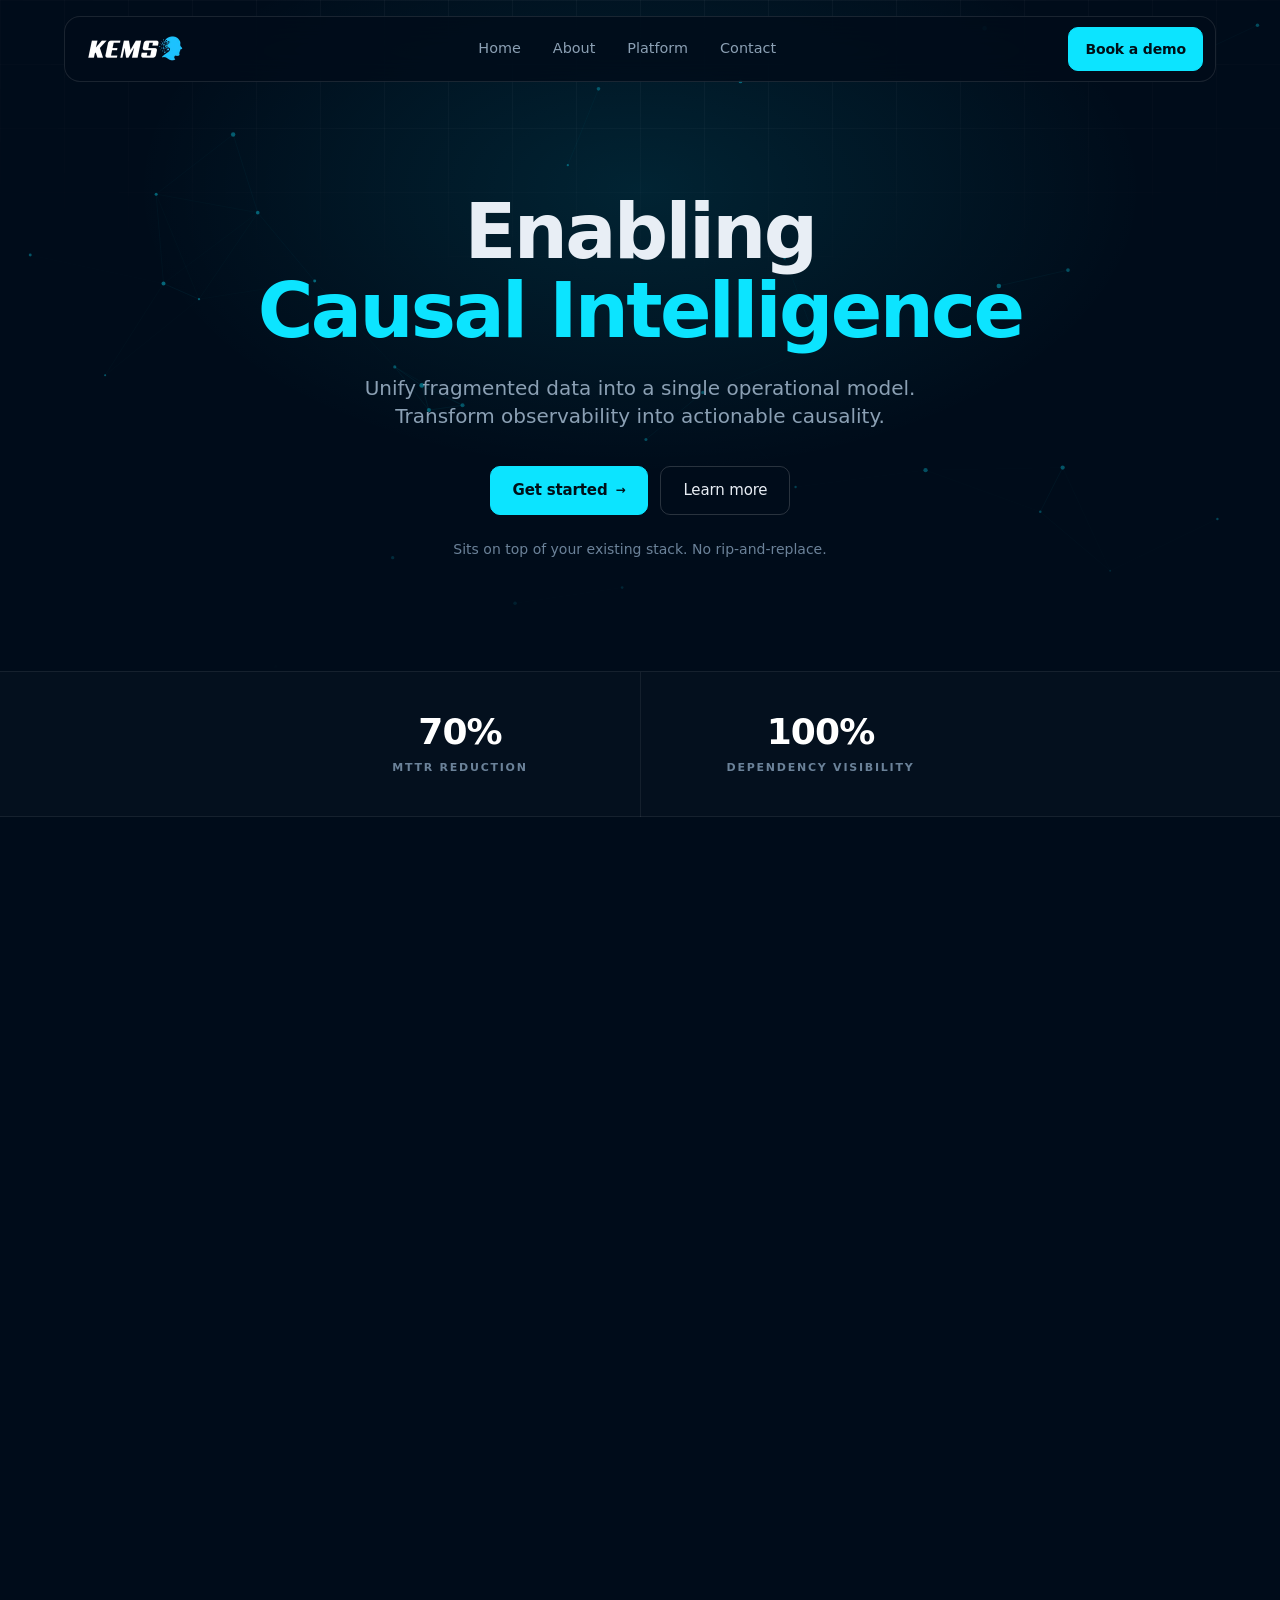
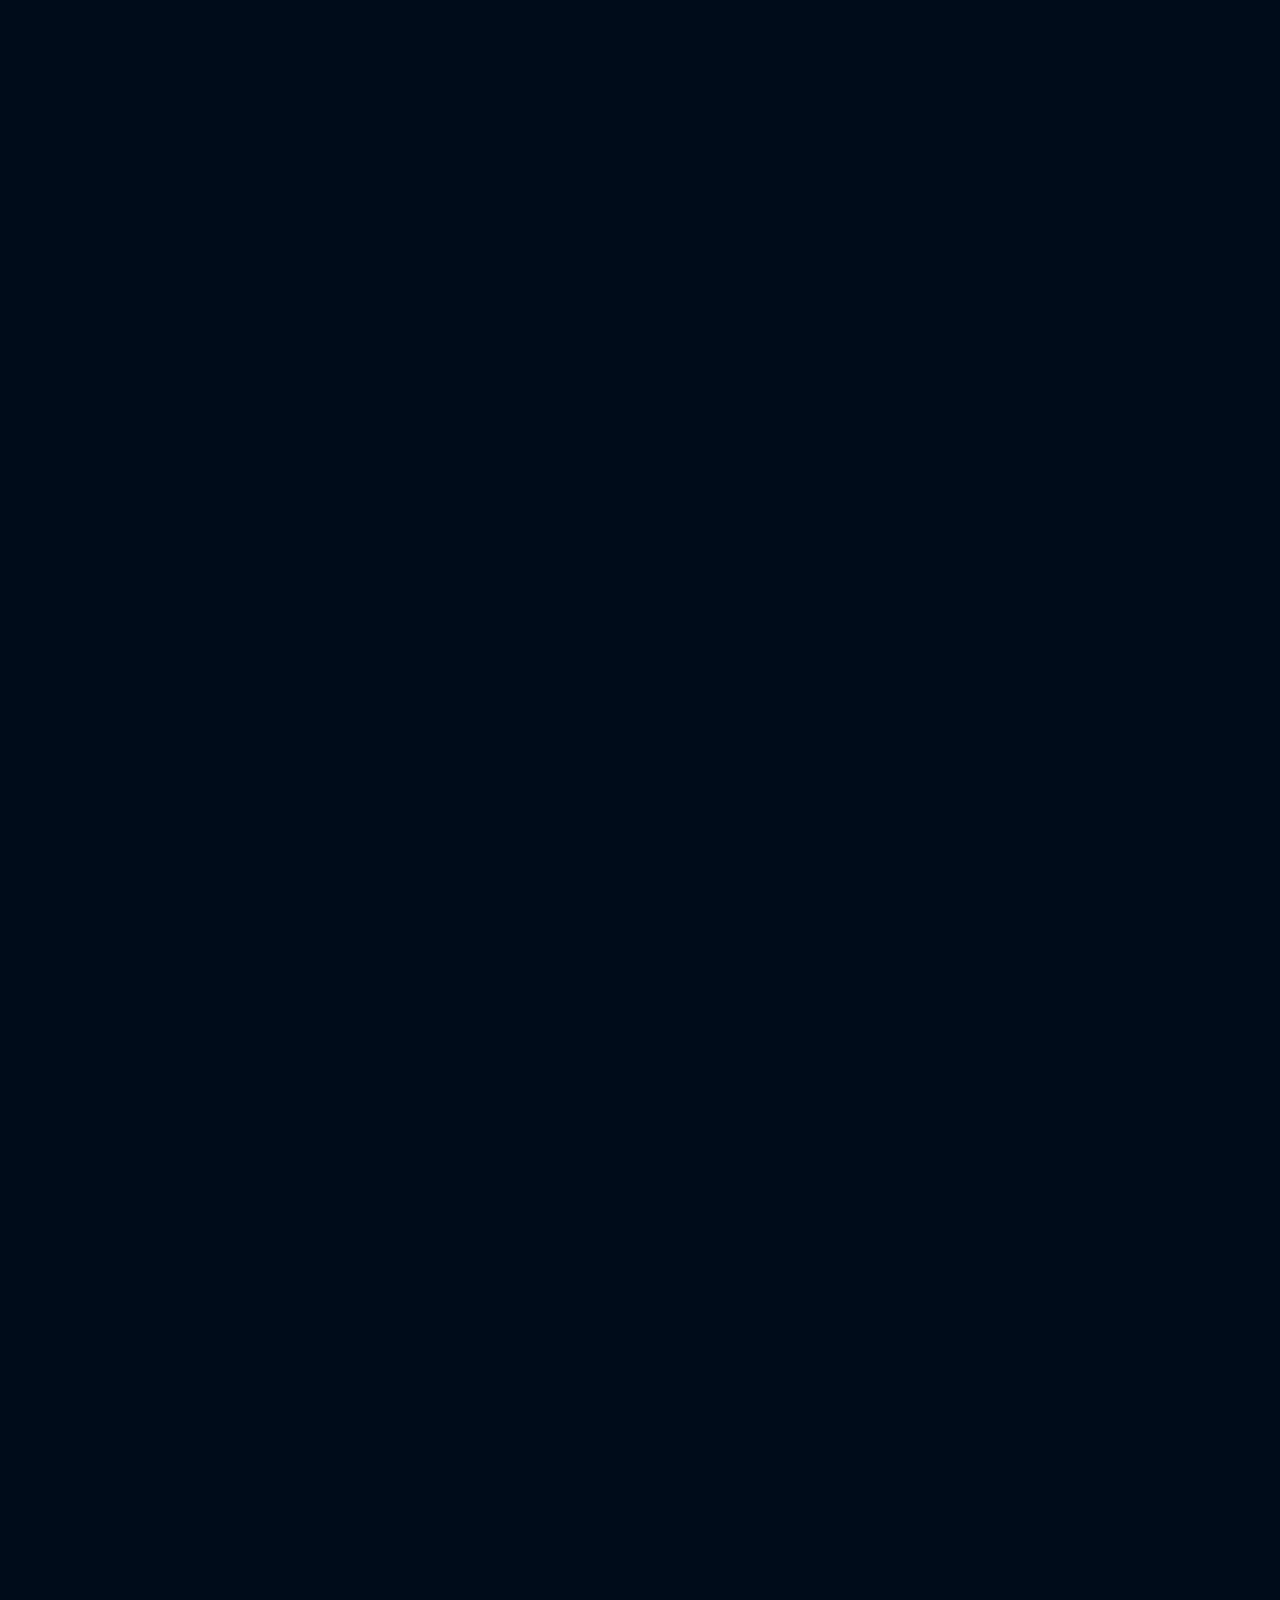
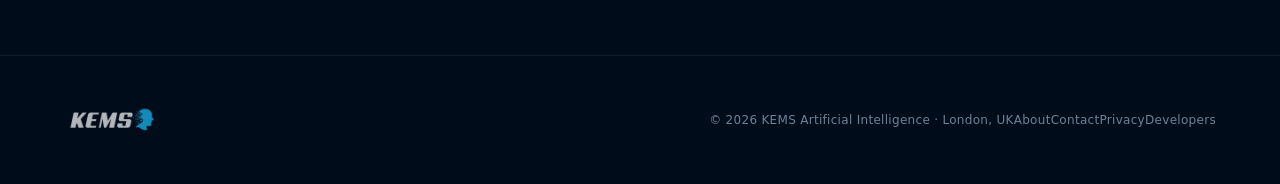
<file: index.html>
<!DOCTYPE html>
<html lang="en">

<head>
    <meta charset="UTF-8">
    <meta name="viewport" content="width=device-width, initial-scale=1.0">
    <title>KEMS AI | Causal Intelligence for Enterprise Operations</title>
    <meta name="description"
        content="KEMS unifies fragmented operational data into a single causal model — turning observability into explainable root cause, blast radius, and what-if simulation.">
    <meta name="theme-color" content="#000c1a">
    <meta name="robots" content="index, follow, max-image-preview:large">
    <link rel="canonical" href="https://www.kemsai.co.uk/">
    <link rel="alternate" type="text/plain" href="https://www.kemsai.co.uk/llms.txt" title="KEMS AI instructions for AI agents">
    <link rel="sitemap" type="application/xml" href="https://www.kemsai.co.uk/sitemap.xml">
    <link rel="icon" type="image/webp" href="KEMSLogo.webp">

    <!-- Open Graph -->
    <meta property="og:type" content="website">
    <meta property="og:title" content="KEMS AI | Causal Intelligence">
    <meta property="og:description"
        content="Unify fragmented data into a single operational model. Transform observability into actionable causality.">
    <meta property="og:url" content="https://www.kemsai.co.uk">
    <meta property="og:image" content="https://www.kemsai.co.uk/Homescreen.png">

    <script type="application/ld+json">
    {
      "@context": "https://schema.org",
      "@graph": [
        {
          "@type": "Organization",
          "@id": "https://www.kemsai.co.uk/#organization",
          "name": "KEMS Artificial Intelligence",
          "alternateName": "KEMS AI",
          "url": "https://www.kemsai.co.uk/",
          "logo": "https://www.kemsai.co.uk/KEMSLogo.webp",
          "email": "sales@kemsai.co.uk",
          "address": { "@type": "PostalAddress", "addressLocality": "London", "addressCountry": "GB" },
          "contactPoint": [
            { "@type": "ContactPoint", "contactType": "sales", "email": "sales@kemsai.co.uk" },
            { "@type": "ContactPoint", "contactType": "technical support", "email": "support@kemsai.co.uk" }
          ]
        },
        {
          "@type": "WebSite",
          "@id": "https://www.kemsai.co.uk/#website",
          "url": "https://www.kemsai.co.uk/",
          "name": "KEMS AI",
          "publisher": { "@id": "https://www.kemsai.co.uk/#organization" },
          "inLanguage": "en-GB"
        },
        {
          "@type": "SoftwareApplication",
          "@id": "https://www.kemsai.co.uk/#software",
          "name": "KEMS",
          "applicationCategory": "BusinessApplication",
          "operatingSystem": "Cloud and enterprise infrastructure",
          "url": "https://www.kemsai.co.uk/#platform",
          "description": "Causal intelligence software that combines operational topology and telemetry to support root cause analysis, impact analysis and change simulation.",
          "publisher": { "@id": "https://www.kemsai.co.uk/#organization" }
        }
      ]
    }
    </script>

    <link rel="stylesheet" href="styles.css">

    <style>
        :root {
            --bg: #000c1a;
            --accent: #0ce4ff;

            /* Tonal surfaces derived from the navy, so nothing reads as pure gray */
            --surface: rgba(255, 255, 255, 0.025);
            --surface-hover: rgba(255, 255, 255, 0.045);
            --border: rgba(255, 255, 255, 0.09);
            --border-strong: rgba(255, 255, 255, 0.16);

            --text: #e8eef5;
            --muted: #8ba0b4;
            --faint: #6b8299;

            --radius-card: 16px;
            --radius-btn: 10px;
        }

        * {
            -webkit-font-smoothing: antialiased;
            -moz-osx-font-smoothing: grayscale;
        }

        html {
            scroll-behavior: smooth;
            scroll-padding-top: 120px;
        }

        body {
            background: var(--bg);
            font-family: Inter, ui-sans-serif, system-ui, -apple-system, BlinkMacSystemFont, "Segoe UI", sans-serif;
            color: var(--text);
            overflow-x: hidden;
        }

        p {
            color: var(--muted);
            line-height: 1.65;
        }

        /* ---- Type scale: medium weight + tight tracking, not black ---- */
        .display {
            font-weight: 600;
            letter-spacing: -0.035em;
            line-height: 1.04;
            font-size: clamp(2.375rem, 7vw, 4.75rem);
            text-wrap: balance;
        }

        .h2 {
            font-weight: 600;
            letter-spacing: -0.028em;
            line-height: 1.12;
            font-size: clamp(1.875rem, 4vw, 2.75rem);
            text-wrap: balance;
        }

        .h3 {
            font-weight: 600;
            letter-spacing: -0.02em;
        }

        .accent-text {
            color: var(--accent);
        }

        /* Small uppercase section label, borrowed from the reference sites */
        .eyebrow {
            font-size: 0.6875rem;
            font-weight: 600;
            letter-spacing: 0.16em;
            text-transform: uppercase;
            color: var(--faint);
        }

        /* ---- Buttons ---- */
        .btn {
            position: relative;
            overflow: hidden;
            display: inline-flex;
            align-items: center;
            justify-content: center;
            gap: 0.5rem;
            min-height: 44px;
            padding: 0.75rem 1.375rem;
            border-radius: var(--radius-btn);
            font-size: 0.9375rem;
            font-weight: 500;
            letter-spacing: -0.01em;
            cursor: pointer;
            transition: background-color .2s ease, border-color .2s ease, color .2s ease, transform .2s ease;
        }

        .btn::after {
            content: '';
            position: absolute;
            inset: -80% -35%;
            pointer-events: none;
            background: linear-gradient(105deg, transparent 38%, rgba(255, 255, 255, 0.38) 49%, transparent 60%);
            transform: translateX(-75%) rotate(5deg);
            transition: transform .62s cubic-bezier(.2, .75, .25, 1);
        }

        .btn:hover::after,
        .btn:focus-visible::after {
            transform: translateX(75%) rotate(5deg);
        }

        .btn-primary {
            background: var(--accent);
            color: #001018;
            font-weight: 600;
            border: 1px solid var(--accent);
        }

        .btn-primary:hover {
            background: #55eeff;
            border-color: #55eeff;
        }

        .btn-ghost {
            background: transparent;
            color: var(--text);
            border: 1px solid var(--border-strong);
        }

        .btn-ghost:hover {
            background: var(--surface-hover);
            border-color: rgba(255, 255, 255, 0.28);
        }

        .btn:active {
            transform: translateY(1px);
        }

        /* ---- Surfaces: hairline borders, no glassmorphism glow ---- */
        .card {
            position: relative;
            overflow: hidden;
            isolation: isolate;
            background: var(--surface);
            border: 1px solid var(--border);
            border-radius: var(--radius-card);
            transition: background-color .25s ease, border-color .25s ease, transform .3s ease, box-shadow .3s ease;
        }

        .card::before {
            content: '';
            position: absolute;
            inset: 0;
            z-index: -1;
            pointer-events: none;
            opacity: 0;
            background: radial-gradient(260px circle at var(--shine-x, 50%) var(--shine-y, 50%), rgba(12, 228, 255, 0.16), transparent 62%);
            transition: opacity .22s ease;
        }

        .card::after {
            content: '';
            position: absolute;
            top: -45%;
            left: -85%;
            width: 48%;
            height: 190%;
            z-index: 2;
            pointer-events: none;
            opacity: 0;
            background: linear-gradient(90deg, transparent, rgba(255, 255, 255, 0.11), transparent);
            transform: rotate(16deg);
        }

        .card:hover {
            background: var(--surface-hover);
            border-color: var(--border-strong);
            transform: translateY(-3px);
            box-shadow: 0 18px 55px rgba(0, 8, 20, 0.28);
        }

        .card:hover::before {
            opacity: 1;
        }

        .card:hover::after {
            opacity: 1;
            animation: cardFlash .72s cubic-bezier(.2, .75, .25, 1) both;
        }

        @keyframes cardFlash {
            from { left: -85%; }
            to { left: 145%; }
        }

        .icon-tile {
            width: 2.5rem;
            height: 2.5rem;
            border-radius: 9px;
            display: grid;
            place-items: center;
            background: rgba(12, 228, 255, 0.08);
            border: 1px solid rgba(12, 228, 255, 0.14);
            color: var(--accent);
            font-size: 0.9375rem;
        }

        .site-icon {
            display: inline-grid;
            place-items: center;
            flex: 0 0 auto;
            font-family: ui-sans-serif, system-ui, sans-serif;
            font-style: normal;
            font-weight: 700;
            line-height: 1;
        }

        /* ---- Faint grid backdrop ---- */
        .grid-bg {
            position: absolute;
            inset: 0;
            z-index: -1;
            background-image:
                linear-gradient(to right, rgba(255, 255, 255, 0.035) 1px, transparent 1px),
                linear-gradient(to bottom, rgba(255, 255, 255, 0.035) 1px, transparent 1px);
            background-size: 64px 64px;
            -webkit-mask-image: radial-gradient(ellipse 90% 60% at 50% 0%, #000 20%, transparent 75%);
            mask-image: radial-gradient(ellipse 90% 60% at 50% 0%, #000 20%, transparent 75%);
        }

        /* ---- Living causal field ----
           A lightweight canvas turns the hero background into a quiet map of
           changing dependencies. It stays decorative and never blocks input. */
        .causal-field {
            position: absolute;
            inset: 0;
            width: 100%;
            height: 100%;
            z-index: -1;
            pointer-events: none;
            opacity: 0.72;
            -webkit-mask-image: linear-gradient(to bottom, #000 0%, #000 66%, transparent 100%);
            mask-image: linear-gradient(to bottom, #000 0%, #000 66%, transparent 100%);
        }

        .glow-bg {
            position: absolute;
            top: -18%;
            left: 50%;
            transform: translateX(-50%);
            width: min(1100px, 130%);
            height: 620px;
            z-index: -1;
            pointer-events: none;
            background: radial-gradient(ellipse at center, rgba(12, 228, 255, 0.11) 0%, transparent 65%);
        }

        /* Supporting hero mark — deliberately small. It's a decorative
           illustration, not a product screenshot, so it stays subordinate
           to the headline rather than competing with it. */
        .hero-visual {
            width: clamp(180px, 30vw, 260px);
            margin: 3rem auto 0;
        }

        .hero-visual img {
            display: block;
            width: 100%;
            height: auto;
            opacity: 0.9;
            /* dissolve the square edges into the page */
            -webkit-mask-image: radial-gradient(ellipse 72% 72% at 50% 45%, #000 42%, transparent 78%);
            mask-image: radial-gradient(ellipse 72% 72% at 50% 45%, #000 42%, transparent 78%);
        }

        /* ---- Reveal on scroll ---- */
        .reveal {
            opacity: 0;
            transform: translateY(18px);
            transition: opacity .75s cubic-bezier(.2, .7, .3, 1), transform .75s cubic-bezier(.2, .7, .3, 1);
            will-change: opacity, transform;
        }

        .reveal[data-motion="left"] {
            transform: translate3d(-44px, 12px, 0) rotate(-1deg);
        }

        .reveal[data-motion="right"] {
            transform: translate3d(44px, 12px, 0) rotate(1deg);
        }

        .reveal[data-motion="scale"] {
            transform: scale(.9) translateY(20px);
        }

        .reveal.active {
            opacity: 1;
            transform: none;
        }

        .hero-in {
            animation: heroIn .9s cubic-bezier(.2, .7, .3, 1) both;
        }

        @keyframes heroIn {
            from {
                opacity: 0;
                transform: translateY(20px);
            }

            to {
                opacity: 1;
                transform: none;
            }
        }

        /* ---- Focus visibility (was removed by the old design) ---- */
        a:focus-visible,
        button:focus-visible {
            outline: 2px solid var(--accent);
            outline-offset: 3px;
            border-radius: 6px;
        }

        .skip-link {
            position: absolute;
            left: -9999px;
            top: 0;
            z-index: 100;
            background: var(--accent);
            color: #001018;
            padding: 0.75rem 1.25rem;
            border-radius: 0 0 10px 0;
            font-weight: 600;
        }

        .skip-link:focus {
            left: 0;
        }

        @media (prefers-reduced-motion: reduce) {

            html {
                scroll-behavior: auto;
            }

            *,
            *::before,
            *::after {
                animation-duration: .01ms !important;
                animation-iteration-count: 1 !important;
                transition-duration: .01ms !important;
            }

            .reveal {
                opacity: 1;
                transform: none;
            }

            .causal-field {
                display: none;
            }
        }
    </style>
</head>

<body>
    <a href="#main" class="skip-link">Skip to content</a>

    <!-- ===================== NAV : floating pill ===================== -->
    <header class="fixed inset-x-0 top-0 z-50 px-4 pt-4">
        <nav class="max-w-6xl mx-auto rounded-2xl border border-white/10 bg-[#000c1a]/80 backdrop-blur-xl"
            aria-label="Primary">
            <div class="flex items-center justify-between gap-4 pl-4 pr-3 py-2.5">
                <a href="#home" class="flex items-center shrink-0" aria-label="KEMS AI — home">
                    <img src="KEMSLogo.webp" alt="KEMS AI" width="210" height="72"
                        class="h-9 w-auto object-contain">
                </a>

                <div class="hidden md:flex items-center gap-8 text-[0.9rem] text-[#8ba0b4]">
                    <a href="#home" class="hover:text-white transition-colors">Home</a>
                    <a href="#about" class="hover:text-white transition-colors">About</a>
                    <a href="#platform" class="hover:text-white transition-colors">Platform</a>
                    <a href="#contact" class="hover:text-white transition-colors">Contact</a>
                </div>

                <div class="hidden md:flex items-center gap-2">
                    <button type="button" onclick="openModal()" class="btn btn-primary !py-2 !px-4 !text-sm">
                        Book a demo
                    </button>
                </div>

                <!-- Mobile toggle (the old design had no mobile nav at all) -->
                <button type="button" id="menuBtn" onclick="toggleMenu()" aria-expanded="false"
                    aria-controls="mobileMenu" aria-label="Open menu"
                    class="md:hidden grid place-items-center w-11 h-11 rounded-lg border border-white/15 text-white">
                    <span class="site-icon text-xl" id="menuIcon" aria-hidden="true">≡</span>
                </button>
            </div>

            <div id="mobileMenu" class="hidden md:hidden border-t border-white/10 px-4 py-4">
                <div class="flex flex-col gap-1 text-[0.95rem]">
                    <a href="#home" onclick="closeMenu()" class="py-3 text-[#8ba0b4] hover:text-white transition-colors">Home</a>
                    <a href="#about" onclick="closeMenu()" class="py-3 text-[#8ba0b4] hover:text-white transition-colors">About</a>
                    <a href="#platform" onclick="closeMenu()" class="py-3 text-[#8ba0b4] hover:text-white transition-colors">Platform</a>
                    <a href="#contact" onclick="closeMenu()" class="py-3 text-[#8ba0b4] hover:text-white transition-colors">Contact</a>
                    <button type="button" onclick="closeMenu(); openModal();" class="btn btn-primary w-full mt-3">
                        Book a demo
                    </button>
                </div>
            </div>
        </nav>
    </header>

    <main id="main">

        <!-- ===================== HERO : centered ===================== -->
        <section id="home" class="relative px-6 pt-40 pb-20 md:pt-48 md:pb-28 text-center overflow-hidden">
            <div class="grid-bg"></div>
            <div class="glow-bg"></div>
            <canvas id="causalField" class="causal-field" aria-hidden="true"></canvas>

            <div class="max-w-3xl mx-auto hero-in">
                <h1 class="display mb-6">
                    <span class="block">Enabling</span>
                    <span class="accent-text">Causal Intelligence</span>
                </h1>

                <p class="text-lg md:text-xl max-w-xl mx-auto mb-9">
                    Unify fragmented data into a single operational model. Transform observability into
                    actionable causality.
                </p>

                <div class="flex flex-col sm:flex-row items-center justify-center gap-3">
                    <button type="button" onclick="openModal()" class="btn btn-primary w-full sm:w-auto">
                        Get started
                        <span class="site-icon text-xs" aria-hidden="true">→</span>
                    </button>
                    <a href="#about" class="btn btn-ghost w-full sm:w-auto">Learn more</a>
                </div>

                <p class="mt-6 text-sm text-[#6b8299]">
                    Sits on top of your existing stack. No rip-and-replace.
                </p>
            </div>

            <!--<div class="hero-visual hero-in" style="animation-delay:.15s">
                <img src="Homescreen.png" alt="" width="819" height="813" aria-hidden="true">
            </div>-->
        </section>

        <!-- ===================== METRIC STRIP ===================== -->
        <section class="border-y border-white/[0.07] bg-white/[0.015]">
            <div class="max-w-3xl mx-auto px-6 grid grid-cols-1 sm:grid-cols-2 divide-y sm:divide-y-0 sm:divide-x divide-white/[0.07]">
                <div class="reveal py-8 sm:py-10 sm:px-8 text-center" data-motion="left">
                    <div class="text-3xl md:text-4xl font-semibold tracking-tight text-white">70%</div>
                    <div class="eyebrow mt-2">MTTR reduction</div>
                </div>
                <div class="reveal py-8 sm:py-10 sm:px-8 text-center" data-motion="right">
                    <div class="text-3xl md:text-4xl font-semibold tracking-tight text-white">100%</div>
                    <div class="eyebrow mt-2">Dependency visibility</div>
                </div>
            </div>
        </section>

        <!-- ===================== PROBLEM / SOLUTION ===================== -->
        <section id="about" class="px-6 py-24 md:py-32">
            <div class="max-w-6xl mx-auto">
                <div class="reveal max-w-2xl mb-14" data-motion="left">
                    <h2 class="h2">Operations teams are drowning in signals, starved of causes.</h2>
                </div>

                <div class="grid md:grid-cols-2 gap-5" data-reveal-group>
                    <div class="card reveal p-8 md:p-10">
                        <h3 class="h3 text-lg mb-7 text-white">The problem we solve</h3>
                        <ul class="space-y-5">
                            <li class="flex gap-3.5 items-start">
                                <span class="site-icon text-[#0ce4ff] text-sm mt-1" aria-hidden="true">⬡</span>
                                <span class="text-[#c3d2e0]">Siloed data tools and fragmented logs</span>
                            </li>
                            <li class="flex gap-3.5 items-start">
                                <span class="site-icon text-[#0ce4ff] text-sm mt-1" aria-hidden="true">⬡</span>
                                <span class="text-[#c3d2e0]">Distributed and inconsistent human knowledge</span>
                            </li>
                            <li class="flex gap-3.5 items-start">
                                <span class="site-icon text-[#0ce4ff] text-sm mt-1" aria-hidden="true">⬡</span>
                                <span class="text-[#c3d2e0]">Manual, error-prone root cause discovery</span>
                            </li>
                            <li class="flex gap-3.5 items-start">
                                <span class="site-icon text-[#0ce4ff] text-sm mt-1" aria-hidden="true">⬡</span>
                                <span class="text-[#c3d2e0]">Reactive tools with no change simulation</span>
                            </li>
                        </ul>
                    </div>

                    <div class="card reveal p-8 md:p-10">
                        <h3 class="h3 text-lg mb-5 text-white">The solution</h3>
                        <p class="mb-7">
                            Evolve from basic observability to <strong class="text-white font-medium">causal
                                intelligence</strong> — a unified dependency model overlaid with live signals and
                            continuous learning.
                        </p>
                        <div class="space-y-3">
                            <div class="flex items-center gap-3 rounded-xl border border-white/[0.07] bg-white/[0.02] px-4 py-3">
                                <span class="site-icon text-[#0ce4ff] text-xs" aria-hidden="true">✓</span>
                                <span class="text-sm text-[#c3d2e0]">One live model of topology and telemetry</span>
                            </div>
                            <div class="flex items-center gap-3 rounded-xl border border-white/[0.07] bg-white/[0.02] px-4 py-3">
                                <span class="site-icon text-[#0ce4ff] text-xs" aria-hidden="true">✓</span>
                                <span class="text-sm text-[#c3d2e0]">Evidence-backed cause, not pattern matching</span>
                            </div>
                            <div class="flex items-center gap-3 rounded-xl border border-white/[0.07] bg-white/[0.02] px-4 py-3">
                                <span class="site-icon text-[#0ce4ff] text-xs" aria-hidden="true">✓</span>
                                <span class="text-sm text-[#c3d2e0]">Simulate change before it reaches production</span>
                            </div>
                        </div>
                    </div>
                </div>
            </div>
        </section>

        <!-- ===================== PLATFORM CAPABILITIES ===================== -->
        <section id="platform" class="px-6 pb-24 md:pb-32">
            <div class="max-w-6xl mx-auto">
                <div class="reveal max-w-2xl mb-14" data-motion="left">
                    <h2 class="h2">Everything you need to reason about your estate.</h2>
                </div>

                <div class="grid grid-cols-1 md:grid-cols-2 lg:grid-cols-3 gap-5" data-reveal-group>
                    <div class="card reveal p-7">
                        <div class="icon-tile mb-5"><span class="site-icon" aria-hidden="true">⌕</span></div>
                        <h3 class="h3 text-base mb-2.5 text-white">Root cause analysis</h3>
                        <p class="text-sm">Evidence-backed reasoning with confidence scoring. Moves beyond pattern
                            matching to explainable causality.</p>
                    </div>

                    <div class="card reveal p-7">
                        <div class="icon-tile mb-5"><span class="site-icon" aria-hidden="true">△</span></div>
                        <h3 class="h3 text-base mb-2.5 text-white">What-if simulation</h3>
                        <p class="text-sm">Test how proposed changes, failures, load shifts, or migrations would affect
                            your environment before making them in production.</p>
                    </div>

                    <div class="card reveal p-7">
                        <div class="icon-tile mb-5"><span class="site-icon" aria-hidden="true">↗</span></div>
                        <h3 class="h3 text-base mb-2.5 text-white">Predictive operations</h3>
                        <p class="text-sm">Combine live signals, operational thresholds, and dependency data to forecast
                            failures and determine their blast radius.</p>
                    </div>

                    <div class="card reveal p-7">
                        <div class="icon-tile mb-5"><span class="site-icon" aria-hidden="true">◎</span></div>
                        <h3 class="h3 text-base mb-2.5 text-white">Impact analysis</h3>
                        <p class="text-sm">Real-time blast radius visualization. Identify upstream and downstream
                            dependency paths instantly.</p>
                    </div>

                    <div class="card reveal p-7">
                        <div class="icon-tile mb-5"><span class="site-icon" aria-hidden="true">✦</span></div>
                        <h3 class="h3 text-base mb-2.5 text-white">Ask AI</h3>
                        <p class="text-sm">Natural language interface to query root cause, impact, and system
                            dependencies via LLM integration.</p>
                    </div>

                    <div class="card reveal p-7">
                        <div class="icon-tile mb-5"><span class="site-icon" aria-hidden="true">▣</span></div>
                        <h3 class="h3 text-base mb-2.5 text-white">Business service intel</h3>
                        <p class="text-sm">Mapping technical failures directly to business outcomes and critical
                            customer service levels.</p>
                    </div>

                    <div class="card reveal p-7">
                        <div class="icon-tile mb-5"><span class="site-icon" aria-hidden="true">◫</span></div>
                        <h3 class="h3 text-base mb-2.5 text-white">Data quality intel</h3>
                        <p class="text-sm">Continuous validation of CMDB, logs, and incident data to ensure a
                            high-fidelity operational model.</p>
                    </div>

                    <div class="card reveal p-7">
                        <div class="icon-tile mb-5"><span class="site-icon" aria-hidden="true">◇</span></div>
                        <h3 class="h3 text-base mb-2.5 text-white">Unified model</h3>
                        <p class="text-sm">A live, synchronized digital twin of your technology ecosystem combining
                            topology and telemetry.</p>
                    </div>

                    <div class="card reveal p-7">
                        <div class="icon-tile mb-5"><span class="site-icon" aria-hidden="true">≋</span></div>
                        <h3 class="h3 text-base mb-2.5 text-white">Zero-disruption integration</h3>
                        <p class="text-sm">KEMS sits on top of your existing operational tools, adding intelligence
                            without disrupting your stack.</p>
                    </div>
                </div>
            </div>
        </section>

        <!-- ===================== CTA ===================== -->
        <section id="demo" class="px-6 pb-24 md:pb-32">
            <div class="max-w-4xl mx-auto reveal relative overflow-hidden rounded-3xl border border-white/10 bg-white/[0.02] px-6 py-16 md:px-16 md:py-20 text-center">
                <div class="glow-bg" style="top:-55%; height:520px;"></div>

                <h2 class="h2 mb-5">Ready to transform?</h2>
                <p class="max-w-lg mx-auto mb-9 text-base md:text-lg">
                    Tell us about your environment and our team will be in touch within 24 hours.
                </p>

                <div class="flex flex-col sm:flex-row items-center justify-center gap-3 mb-12">
                    <button type="button" onclick="openModal()" class="btn btn-primary w-full sm:w-auto">
                        Book a demo
                        <span class="site-icon text-xs" aria-hidden="true">→</span>
                    </button>
                    <a href="mailto:sales@kemsai.co.uk" class="btn btn-ghost w-full sm:w-auto">Email sales</a>
                </div>

                <div id="contact"
                    class="flex flex-col sm:flex-row items-center justify-center gap-6 sm:gap-10 pt-8 border-t border-white/[0.07]">
                    <a href="mailto:sales@kemsai.co.uk"
                        class="flex items-center gap-2.5 text-sm text-[#8ba0b4] hover:text-white transition-colors">
                        <span class="site-icon text-[#0ce4ff]" aria-hidden="true">✉</span> sales@kemsai.co.uk
                    </a>
                    <a href="mailto:support@kemsai.co.uk"
                        class="flex items-center gap-2.5 text-sm text-[#8ba0b4] hover:text-white transition-colors">
                        <span class="site-icon text-[#0ce4ff]" aria-hidden="true">◖</span> support@kemsai.co.uk
                    </a>
                </div>
            </div>
        </section>
    </main>

    <!-- ===================== FOOTER ===================== -->
    <footer class="border-t border-white/[0.07] px-6 py-12">
        <div class="max-w-6xl mx-auto flex flex-col sm:flex-row items-center justify-between gap-6">
            <img src="KEMSLogo.webp" alt="KEMS AI" width="210" height="72"
                class="h-8 w-auto object-contain opacity-70">
            <nav aria-label="Company information" class="flex flex-wrap justify-center sm:justify-end gap-x-4 gap-y-2 text-xs text-[#6b8299] tracking-wide">
                <span>© 2026 KEMS Artificial Intelligence · London, UK</span>
                <a href="about.html" class="hover:text-white transition-colors">About</a>
                <a href="contact.html" class="hover:text-white transition-colors">Contact</a>
                <a href="privacy.html" class="hover:text-white transition-colors">Privacy</a>
                <a href="developers.html" class="hover:text-white transition-colors">Developers</a>
            </nav>
        </div>
    </footer>

    <!-- ===================== CONTACT MODAL ===================== -->
    <div id="contactModal" role="dialog" aria-modal="true" aria-label="Contact KEMS AI"
        class="hidden fixed inset-0 z-[9999] items-center justify-center bg-black/80 backdrop-blur-md p-4">
        <div class="relative w-full max-w-[520px] rounded-2xl border border-white/12 bg-[#000c1a] overflow-hidden">
            <button type="button" onclick="closeModal()" aria-label="Close contact form"
                class="absolute top-2.5 right-2.5 z-10 grid place-items-center w-10 h-10 rounded-lg text-[#8ba0b4] hover:text-white hover:bg-white/5 transition-colors">
                <span class="site-icon text-lg" aria-hidden="true">×</span>
            </button>
            <iframe id="ziframe_modal" title="Contact Us" aria-label="Contact Us"
                data-src="https://forms.zohopublic.eu/zohoadminkem1/form/ContactUs/formperma/xYEETpqH-7oqmK00g8P0jadAkj8wiELdaZoBUHPKCTw"
                frameborder="0" style="width:100%; height:600px; display:block; border:none; background:transparent;">
            </iframe>
        </div>
    </div>

    <!-- ===================== THANK YOU ===================== -->
    <div id="thankYouBanner" role="dialog" aria-modal="true" aria-label="Message received"
        class="hidden fixed inset-0 z-[9998] items-center justify-center bg-black/85 backdrop-blur-md p-4">
        <div class="w-full max-w-[440px] rounded-2xl border border-[#0ce4ff]/25 bg-[#000c1a] px-8 py-12 text-center">
            <div class="mx-auto mb-6 grid place-items-center w-14 h-14 rounded-full bg-[#0ce4ff]/10 border border-[#0ce4ff]/25">
                <span class="site-icon text-[#0ce4ff] text-xl" aria-hidden="true">✓</span>
            </div>
            <h2 class="h3 text-2xl text-white mb-3">Message received</h2>
            <p class="text-[0.9375rem] mb-8">Thank you for reaching out to KEMS AI. Our team will be in touch within
                24 hours.</p>
            <button type="button" onclick="closeThankyou()" class="btn btn-primary w-full">Close</button>
        </div>
    </div>

    <script>
        /* ---- Animated causal field ----
           Nearby nodes form temporary links, echoing the dependency model
           KEMS builds. The particle count is intentionally modest. */
        (function () {
            var canvas = document.getElementById('causalField');
            var hero = document.getElementById('home');
            var reduceMotion = window.matchMedia('(prefers-reduced-motion: reduce)').matches;
            if (!canvas || !hero || reduceMotion) return;

            var ctx = canvas.getContext('2d');
            var nodes = [];
            var frame = 0;
            var pointer = { x: 0, y: 0, active: false };
            var width = 0;
            var height = 0;

            function makeNode() {
                return {
                    x: Math.random() * width,
                    y: Math.random() * height,
                    vx: (Math.random() - 0.5) * 0.18,
                    vy: (Math.random() - 0.5) * 0.18,
                    radius: Math.random() * 1.35 + 0.65,
                    phase: Math.random() * Math.PI * 2
                };
            }

            function resizeField() {
                var rect = hero.getBoundingClientRect();
                var ratio = Math.min(window.devicePixelRatio || 1, 2);
                width = Math.max(1, rect.width);
                height = Math.max(1, rect.height);
                canvas.width = Math.round(width * ratio);
                canvas.height = Math.round(height * ratio);
                canvas.style.width = width + 'px';
                canvas.style.height = height + 'px';
                ctx.setTransform(ratio, 0, 0, ratio, 0, 0);

                var count = width < 640 ? 18 : 34;
                nodes = Array.from({ length: count }, makeNode);
            }

            function drawField(time) {
                ctx.clearRect(0, 0, width, height);

                nodes.forEach(function (node) {
                    if (pointer.active) {
                        var px = pointer.x - node.x;
                        var py = pointer.y - node.y;
                        var pd = Math.sqrt(px * px + py * py);
                        if (pd < 180 && pd > 0) {
                            node.x -= (px / pd) * 0.035;
                            node.y -= (py / pd) * 0.035;
                        }
                    }

                    node.x += node.vx;
                    node.y += node.vy;
                    if (node.x < -20) node.x = width + 20;
                    if (node.x > width + 20) node.x = -20;
                    if (node.y < -20) node.y = height + 20;
                    if (node.y > height + 20) node.y = -20;
                });

                for (var i = 0; i < nodes.length; i++) {
                    for (var j = i + 1; j < nodes.length; j++) {
                        var dx = nodes[i].x - nodes[j].x;
                        var dy = nodes[i].y - nodes[j].y;
                        var distance = Math.sqrt(dx * dx + dy * dy);
                        if (distance < 155) {
                            ctx.beginPath();
                            ctx.moveTo(nodes[i].x, nodes[i].y);
                            ctx.lineTo(nodes[j].x, nodes[j].y);
                            ctx.strokeStyle = 'rgba(12, 228, 255,' + ((1 - distance / 155) * 0.13) + ')';
                            ctx.lineWidth = 0.8;
                            ctx.stroke();
                        }
                    }
                }

                nodes.forEach(function (node) {
                    var pulse = 0.72 + Math.sin(time * 0.0012 + node.phase) * 0.28;
                    ctx.beginPath();
                    ctx.arc(node.x, node.y, node.radius + pulse * 0.45, 0, Math.PI * 2);
                    ctx.fillStyle = 'rgba(12, 228, 255,' + (0.28 + pulse * 0.28) + ')';
                    ctx.fill();
                });

                frame = requestAnimationFrame(drawField);
            }

            hero.addEventListener('pointermove', function (event) {
                var rect = hero.getBoundingClientRect();
                pointer.x = event.clientX - rect.left;
                pointer.y = event.clientY - rect.top;
                pointer.active = true;
            });
            hero.addEventListener('pointerleave', function () { pointer.active = false; });

            var resizeTimer;
            window.addEventListener('resize', function () {
                clearTimeout(resizeTimer);
                resizeTimer = setTimeout(resizeField, 150);
            });
            document.addEventListener('visibilitychange', function () {
                if (document.hidden) {
                    cancelAnimationFrame(frame);
                } else {
                    frame = requestAnimationFrame(drawField);
                }
            });

            resizeField();
            frame = requestAnimationFrame(drawField);
        })();

        /* ---- Pointer-led card light ----
           The glow follows the cursor while the one-shot sheen provides the
           quick flash on entry. CSS variables keep this paint-only. */
        (function () {
            if (!window.matchMedia('(hover: hover)').matches) return;
            [].forEach.call(document.querySelectorAll('.card'), function (card) {
                card.addEventListener('pointermove', function (event) {
                    var rect = card.getBoundingClientRect();
                    card.style.setProperty('--shine-x', (event.clientX - rect.left) + 'px');
                    card.style.setProperty('--shine-y', (event.clientY - rect.top) + 'px');
                });
            });
        })();

        /* ---- Scroll reveal ----
           A grid marked [data-reveal-group] resolves as one choreographed sweep
           rather than each card fading in on its own schedule. */
        (function () {
            var motionPattern = ['left', 'scale', 'right', 'scale'];
            [].forEach.call(document.querySelectorAll('.reveal'), function (el, i) {
                if (!el.hasAttribute('data-motion')) {
                    el.setAttribute('data-motion', motionPattern[i % motionPattern.length]);
                }
            });
            var groups = [].slice.call(document.querySelectorAll('[data-reveal-group]'));
            var singles = [].slice.call(document.querySelectorAll('.reveal')).filter(function (el) {
                return !el.parentElement.hasAttribute('data-reveal-group');
            });
            var targets = groups.concat(singles);

            function show(el) {
                if (el.hasAttribute('data-reveal-group')) {
                    [].forEach.call(el.children, function (child, i) {
                        child.style.transitionDelay = (i * 55) + 'ms';
                        child.classList.add('active');
                    });
                } else {
                    el.classList.add('active');
                }
            }

            function reset(el) {
                if (el.hasAttribute('data-reveal-group')) {
                    [].forEach.call(el.children, function (child) {
                        child.style.transitionDelay = '0ms';
                        child.classList.remove('active');
                    });
                } else {
                    el.classList.remove('active');
                }
            }

            if (!('IntersectionObserver' in window)) {
                targets.forEach(show);
                return;
            }
            var io = new IntersectionObserver(function (entries) {
                entries.forEach(function (entry) {
                    if (entry.isIntersecting) {
                        show(entry.target);
                    } else {
                        reset(entry.target);
                    }
                });
            }, { rootMargin: '0px 0px -80px 0px', threshold: 0.05 });
            targets.forEach(function (el) { io.observe(el); });
        })();

        /* ---- Mobile menu ---- */
        function toggleMenu() {
            var menu = document.getElementById('mobileMenu');
            var btn = document.getElementById('menuBtn');
            var icon = document.getElementById('menuIcon');
            var open = menu.classList.toggle('hidden') === false;
            btn.setAttribute('aria-expanded', String(open));
            btn.setAttribute('aria-label', open ? 'Close menu' : 'Open menu');
            icon.textContent = open ? '×' : '≡';
        }

        function closeMenu() {
            var menu = document.getElementById('mobileMenu');
            if (!menu.classList.contains('hidden')) toggleMenu();
        }

        /* ---- Modals ---- */
        var lastFocused = null;

        function openModal() {
            lastFocused = document.activeElement;
            var m = document.getElementById('contactModal');
            var form = document.getElementById('ziframe_modal');
            if (form && !form.getAttribute('src')) form.setAttribute('src', form.getAttribute('data-src'));
            m.classList.remove('hidden');
            m.classList.add('flex');
            document.body.style.overflow = 'hidden';
        }

        function closeModal() {
            var m = document.getElementById('contactModal');
            m.classList.add('hidden');
            m.classList.remove('flex');
            document.body.style.overflow = '';
            if (lastFocused) lastFocused.focus();
        }

        function showThankyou() {
            var m = document.getElementById('thankYouBanner');
            m.classList.remove('hidden');
            m.classList.add('flex');
            document.body.style.overflow = 'hidden';
        }

        function closeThankyou() {
            var m = document.getElementById('thankYouBanner');
            m.classList.add('hidden');
            m.classList.remove('flex');
            document.body.style.overflow = '';
        }

        document.getElementById('contactModal').addEventListener('click', function (e) {
            if (e.target === this) closeModal();
        });

        document.addEventListener('keydown', function (e) {
            if (e.key !== 'Escape') return;
            if (!document.getElementById('contactModal').classList.contains('hidden')) closeModal();
            if (!document.getElementById('thankYouBanner').classList.contains('hidden')) closeThankyou();
        });

        /* ---- Zoho sends an object, not a plain string — check all formats ---- */
        window.addEventListener('message', function (event) {
            try {
                var data = event.data;
                var isCompleted = false;
                if (typeof data === 'string') {
                    isCompleted = data.indexOf('zf-completed') > -1;
                } else if (typeof data === 'object' && data !== null) {
                    isCompleted = JSON.stringify(data).indexOf('zf-completed') > -1;
                }
                if (isCompleted) {
                    closeModal();
                    showThankyou();
                }
            } catch (e) { }
        });
    </script>

</body>

</html>
</file>
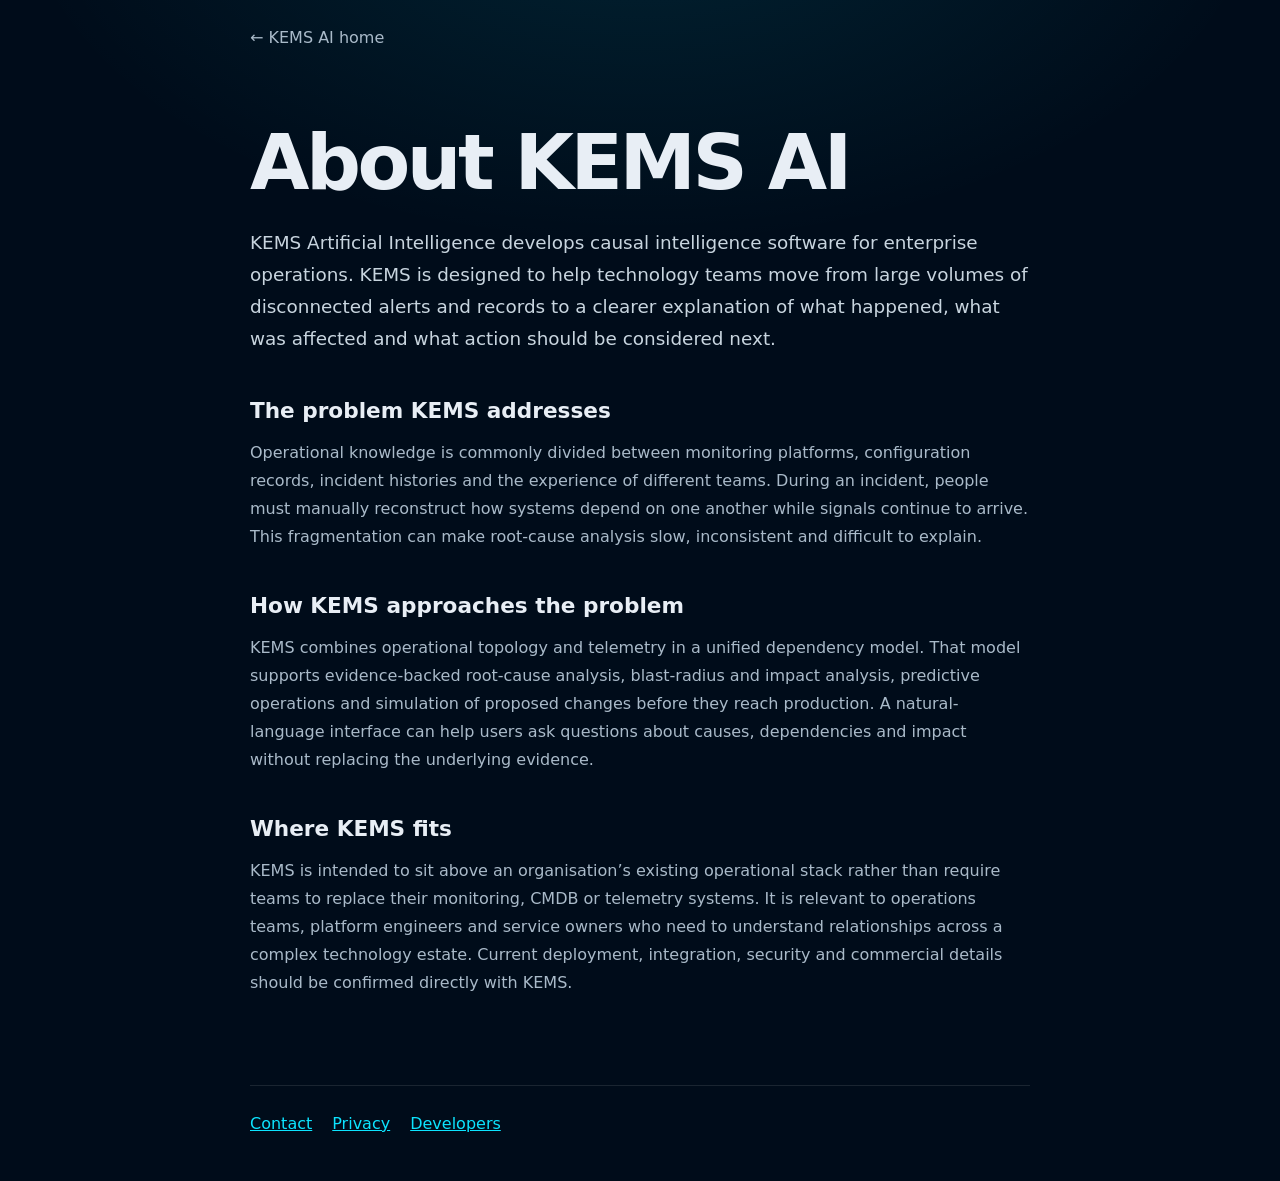
<file: about.html>
<!doctype html>
<html lang="en-GB">
<head>
  <meta charset="utf-8">
  <meta name="viewport" content="width=device-width, initial-scale=1">
  <title>About KEMS AI | Causal Intelligence for Enterprise Operations</title>
  <meta name="description" content="Learn what KEMS AI does, the operational problem it addresses and how causal intelligence supports enterprise technology teams.">
  <meta name="robots" content="index, follow">
  <link rel="canonical" href="https://www.kemsai.co.uk/about.html">
  <link rel="stylesheet" href="trust.css">
</head>
<body>
  <header><a class="back" href="/">← KEMS AI home</a></header>
  <main>
    <h1>About KEMS AI</h1>
    <p class="lede">KEMS Artificial Intelligence develops causal intelligence software for enterprise operations. KEMS is designed to help technology teams move from large volumes of disconnected alerts and records to a clearer explanation of what happened, what was affected and what action should be considered next.</p>

    <h2>The problem KEMS addresses</h2>
    <p>Operational knowledge is commonly divided between monitoring platforms, configuration records, incident histories and the experience of different teams. During an incident, people must manually reconstruct how systems depend on one another while signals continue to arrive. This fragmentation can make root-cause analysis slow, inconsistent and difficult to explain.</p>

    <h2>How KEMS approaches the problem</h2>
    <p>KEMS combines operational topology and telemetry in a unified dependency model. That model supports evidence-backed root-cause analysis, blast-radius and impact analysis, predictive operations and simulation of proposed changes before they reach production. A natural-language interface can help users ask questions about causes, dependencies and impact without replacing the underlying evidence.</p>

    <h2>Where KEMS fits</h2>
    <p>KEMS is intended to sit above an organisation’s existing operational stack rather than require teams to replace their monitoring, CMDB or telemetry systems. It is relevant to operations teams, platform engineers and service owners who need to understand relationships across a complex technology estate. Current deployment, integration, security and commercial details should be confirmed directly with KEMS.</p>
  </main>
  <footer><nav class="links" aria-label="Company information"><a href="contact.html">Contact</a><a href="privacy.html">Privacy</a><a href="developers.html">Developers</a></nav></footer>
</body>
</html>
</file>
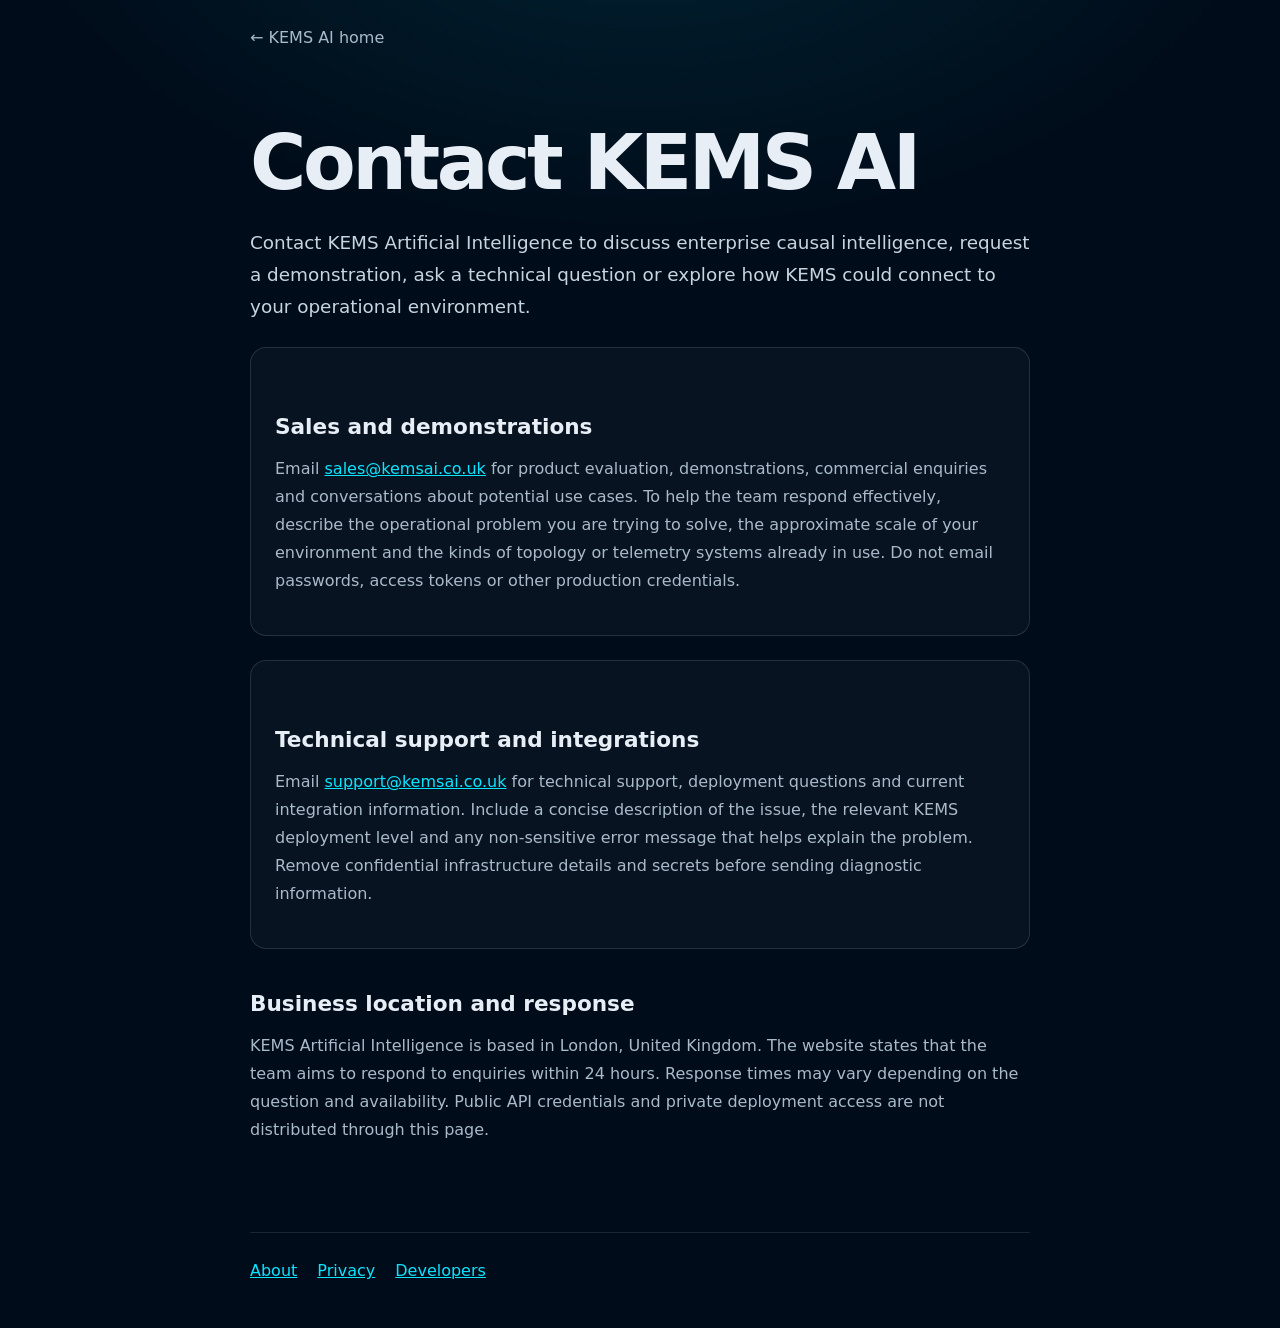
<file: contact.html>
<!doctype html>
<html lang="en-GB">
<head>
  <meta charset="utf-8">
  <meta name="viewport" content="width=device-width, initial-scale=1">
  <title>Contact KEMS AI | Sales, Support and Integration Enquiries</title>
  <meta name="description" content="Contact KEMS AI about demonstrations, technical support, integrations, deployment and enterprise causal intelligence.">
  <meta name="robots" content="index, follow">
  <link rel="canonical" href="https://www.kemsai.co.uk/contact.html">
  <link rel="stylesheet" href="trust.css">
</head>
<body>
  <header><a class="back" href="/">← KEMS AI home</a></header>
  <main>
    <h1>Contact KEMS AI</h1>
    <p class="lede">Contact KEMS Artificial Intelligence to discuss enterprise causal intelligence, request a demonstration, ask a technical question or explore how KEMS could connect to your operational environment.</p>

    <section class="card">
      <h2>Sales and demonstrations</h2>
      <p>Email <a href="mailto:sales@kemsai.co.uk">sales@kemsai.co.uk</a> for product evaluation, demonstrations, commercial enquiries and conversations about potential use cases. To help the team respond effectively, describe the operational problem you are trying to solve, the approximate scale of your environment and the kinds of topology or telemetry systems already in use. Do not email passwords, access tokens or other production credentials.</p>
    </section>

    <section class="card">
      <h2>Technical support and integrations</h2>
      <p>Email <a href="mailto:support@kemsai.co.uk">support@kemsai.co.uk</a> for technical support, deployment questions and current integration information. Include a concise description of the issue, the relevant KEMS deployment level and any non-sensitive error message that helps explain the problem. Remove confidential infrastructure details and secrets before sending diagnostic information.</p>
    </section>

    <h2>Business location and response</h2>
    <p>KEMS Artificial Intelligence is based in London, United Kingdom. The website states that the team aims to respond to enquiries within 24 hours. Response times may vary depending on the question and availability. Public API credentials and private deployment access are not distributed through this page.</p>
  </main>
  <footer><nav class="links" aria-label="Company information"><a href="about.html">About</a><a href="privacy.html">Privacy</a><a href="developers.html">Developers</a></nav></footer>
</body>
</html>
</file>
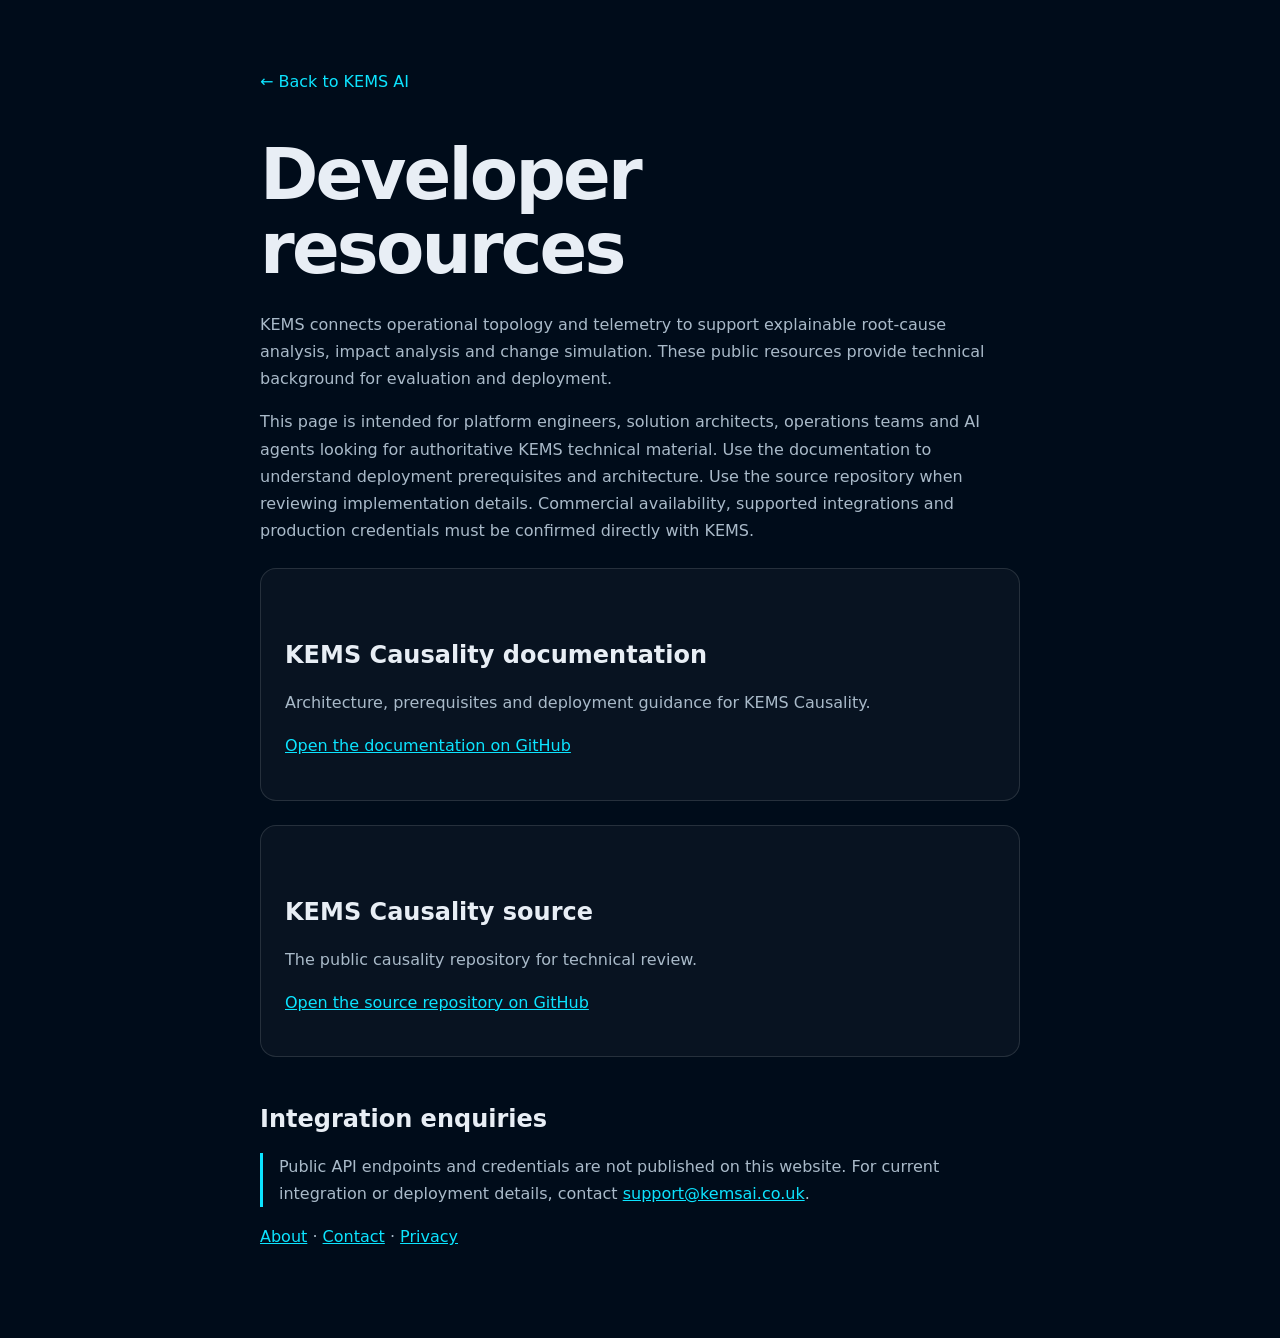
<file: developers.html>
<!doctype html>
<html lang="en-GB">
<head>
  <meta charset="utf-8">
  <meta name="viewport" content="width=device-width, initial-scale=1">
  <title>KEMS AI Developer Resources</title>
  <meta name="description" content="Public technical resources for understanding and deploying KEMS causal intelligence software.">
  <meta name="robots" content="index, follow">
  <link rel="canonical" href="https://www.kemsai.co.uk/developers.html">
  <link rel="alternate" type="text/plain" href="https://www.kemsai.co.uk/llms.txt" title="KEMS AI instructions for AI agents">
  <style>
    :root { color-scheme: dark; font-family: Inter, ui-sans-serif, system-ui, -apple-system, BlinkMacSystemFont, "Segoe UI", sans-serif; background:#000c1a; color:#e8eef5; }
    body { margin:0; }
    main { width:min(760px, calc(100% - 40px)); margin:0 auto; padding:72px 0; }
    a { color:#0ce4ff; }
    .back { display:inline-block; margin-bottom:48px; text-decoration:none; }
    h1 { font-size:clamp(2.2rem, 7vw, 4.4rem); line-height:1.05; letter-spacing:-.04em; margin:0 0 24px; }
    h2 { margin-top:48px; }
    p, li { color:#a9bac9; line-height:1.7; }
    .card { margin-top:24px; padding:24px; border:1px solid rgba(255,255,255,.12); border-radius:16px; background:rgba(255,255,255,.03); }
    .note { border-left:3px solid #0ce4ff; padding-left:16px; }
  </style>
</head>
<body>
  <main>
    <a class="back" href="/">← Back to KEMS AI</a>
    <h1>Developer resources</h1>
    <p>KEMS connects operational topology and telemetry to support explainable root-cause analysis, impact analysis and change simulation. These public resources provide technical background for evaluation and deployment.</p>

    <p>This page is intended for platform engineers, solution architects, operations teams and AI agents looking for authoritative KEMS technical material. Use the documentation to understand deployment prerequisites and architecture. Use the source repository when reviewing implementation details. Commercial availability, supported integrations and production credentials must be confirmed directly with KEMS.</p>

    <section class="card">
      <h2>KEMS Causality documentation</h2>
      <p>Architecture, prerequisites and deployment guidance for KEMS Causality.</p>
      <p><a href="https://github.com/shailedra/KEMS-Causality-Docs" rel="external">Open the documentation on GitHub</a></p>
    </section>

    <section class="card">
      <h2>KEMS Causality source</h2>
      <p>The public causality repository for technical review.</p>
      <p><a href="https://github.com/KEMS-CAUSALITY/causality" rel="external">Open the source repository on GitHub</a></p>
    </section>

    <h2>Integration enquiries</h2>
    <p class="note">Public API endpoints and credentials are not published on this website. For current integration or deployment details, contact <a href="mailto:support@kemsai.co.uk">support@kemsai.co.uk</a>.</p>
    <p><a href="about.html">About</a> · <a href="contact.html">Contact</a> · <a href="privacy.html">Privacy</a></p>
  </main>
</body>
</html>
</file>
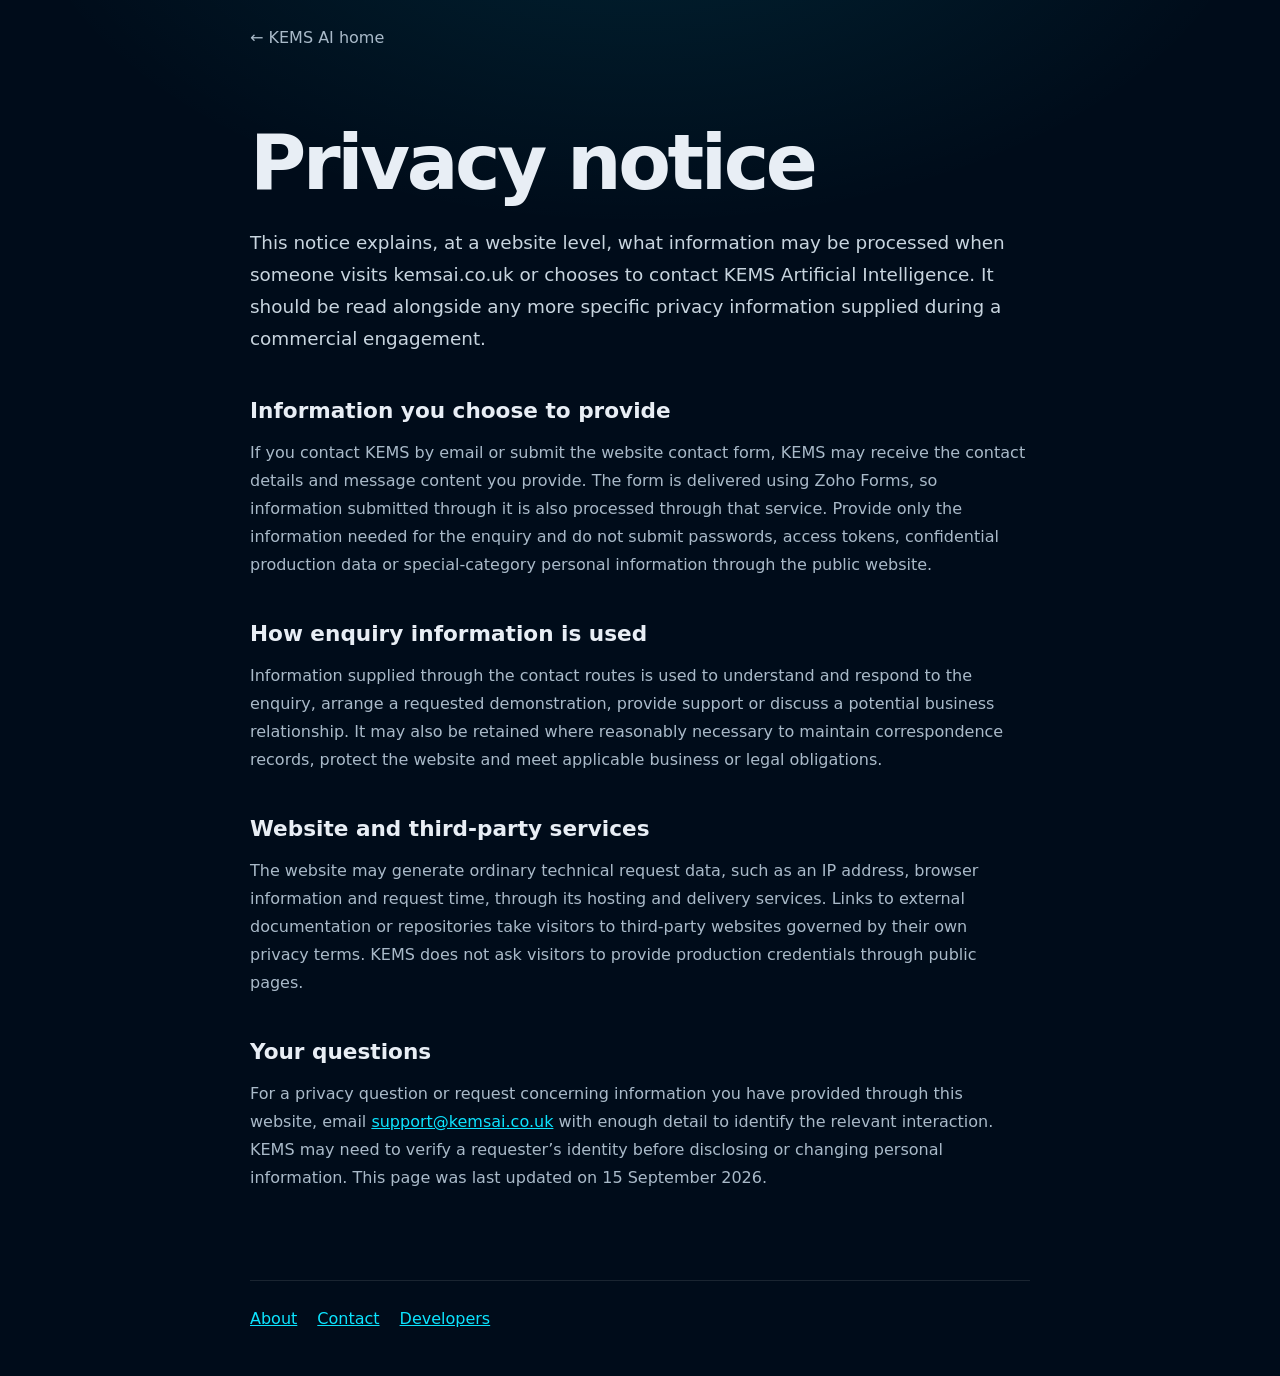
<file: privacy.html>
<!doctype html>
<html lang="en-GB">
<head>
  <meta charset="utf-8">
  <meta name="viewport" content="width=device-width, initial-scale=1">
  <title>Privacy Notice | KEMS AI</title>
  <meta name="description" content="Privacy information for visitors who browse the KEMS AI website or contact KEMS through its online form and email addresses.">
  <meta name="robots" content="index, follow">
  <link rel="canonical" href="https://www.kemsai.co.uk/privacy.html">
  <link rel="stylesheet" href="trust.css">
</head>
<body>
  <header><a class="back" href="/">← KEMS AI home</a></header>
  <main>
    <h1>Privacy notice</h1>
    <p class="lede">This notice explains, at a website level, what information may be processed when someone visits kemsai.co.uk or chooses to contact KEMS Artificial Intelligence. It should be read alongside any more specific privacy information supplied during a commercial engagement.</p>

    <h2>Information you choose to provide</h2>
    <p>If you contact KEMS by email or submit the website contact form, KEMS may receive the contact details and message content you provide. The form is delivered using Zoho Forms, so information submitted through it is also processed through that service. Provide only the information needed for the enquiry and do not submit passwords, access tokens, confidential production data or special-category personal information through the public website.</p>

    <h2>How enquiry information is used</h2>
    <p>Information supplied through the contact routes is used to understand and respond to the enquiry, arrange a requested demonstration, provide support or discuss a potential business relationship. It may also be retained where reasonably necessary to maintain correspondence records, protect the website and meet applicable business or legal obligations.</p>

    <h2>Website and third-party services</h2>
    <p>The website may generate ordinary technical request data, such as an IP address, browser information and request time, through its hosting and delivery services. Links to external documentation or repositories take visitors to third-party websites governed by their own privacy terms. KEMS does not ask visitors to provide production credentials through public pages.</p>

    <h2>Your questions</h2>
    <p>For a privacy question or request concerning information you have provided through this website, email <a href="mailto:support@kemsai.co.uk">support@kemsai.co.uk</a> with enough detail to identify the relevant interaction. KEMS may need to verify a requester’s identity before disclosing or changing personal information. This page was last updated on 15 September 2026.</p>
  </main>
  <footer><nav class="links" aria-label="Company information"><a href="about.html">About</a><a href="contact.html">Contact</a><a href="developers.html">Developers</a></nav></footer>
</body>
</html>
</file>
<file: styles.css>
*,:after,:before{--tw-border-spacing-x:0;--tw-border-spacing-y:0;--tw-translate-x:0;--tw-translate-y:0;--tw-rotate:0;--tw-skew-x:0;--tw-skew-y:0;--tw-scale-x:1;--tw-scale-y:1;--tw-pan-x: ;--tw-pan-y: ;--tw-pinch-zoom: ;--tw-scroll-snap-strictness:proximity;--tw-gradient-from-position: ;--tw-gradient-via-position: ;--tw-gradient-to-position: ;--tw-ordinal: ;--tw-slashed-zero: ;--tw-numeric-figure: ;--tw-numeric-spacing: ;--tw-numeric-fraction: ;--tw-ring-inset: ;--tw-ring-offset-width:0px;--tw-ring-offset-color:#fff;--tw-ring-color:rgba(59,130,246,.5);--tw-ring-offset-shadow:0 0 #0000;--tw-ring-shadow:0 0 #0000;--tw-shadow:0 0 #0000;--tw-shadow-colored:0 0 #0000;--tw-blur: ;--tw-brightness: ;--tw-contrast: ;--tw-grayscale: ;--tw-hue-rotate: ;--tw-invert: ;--tw-saturate: ;--tw-sepia: ;--tw-drop-shadow: ;--tw-backdrop-blur: ;--tw-backdrop-brightness: ;--tw-backdrop-contrast: ;--tw-backdrop-grayscale: ;--tw-backdrop-hue-rotate: ;--tw-backdrop-invert: ;--tw-backdrop-opacity: ;--tw-backdrop-saturate: ;--tw-backdrop-sepia: ;--tw-contain-size: ;--tw-contain-layout: ;--tw-contain-paint: ;--tw-contain-style: }::backdrop{--tw-border-spacing-x:0;--tw-border-spacing-y:0;--tw-translate-x:0;--tw-translate-y:0;--tw-rotate:0;--tw-skew-x:0;--tw-skew-y:0;--tw-scale-x:1;--tw-scale-y:1;--tw-pan-x: ;--tw-pan-y: ;--tw-pinch-zoom: ;--tw-scroll-snap-strictness:proximity;--tw-gradient-from-position: ;--tw-gradient-via-position: ;--tw-gradient-to-position: ;--tw-ordinal: ;--tw-slashed-zero: ;--tw-numeric-figure: ;--tw-numeric-spacing: ;--tw-numeric-fraction: ;--tw-ring-inset: ;--tw-ring-offset-width:0px;--tw-ring-offset-color:#fff;--tw-ring-color:rgba(59,130,246,.5);--tw-ring-offset-shadow:0 0 #0000;--tw-ring-shadow:0 0 #0000;--tw-shadow:0 0 #0000;--tw-shadow-colored:0 0 #0000;--tw-blur: ;--tw-brightness: ;--tw-contrast: ;--tw-grayscale: ;--tw-hue-rotate: ;--tw-invert: ;--tw-saturate: ;--tw-sepia: ;--tw-drop-shadow: ;--tw-backdrop-blur: ;--tw-backdrop-brightness: ;--tw-backdrop-contrast: ;--tw-backdrop-grayscale: ;--tw-backdrop-hue-rotate: ;--tw-backdrop-invert: ;--tw-backdrop-opacity: ;--tw-backdrop-saturate: ;--tw-backdrop-sepia: ;--tw-contain-size: ;--tw-contain-layout: ;--tw-contain-paint: ;--tw-contain-style: }/*! tailwindcss v3.4.17 | MIT License | https://tailwindcss.com*/*,:after,:before{box-sizing:border-box;border:0 solid #e5e7eb}:after,:before{--tw-content:""}:host,html{line-height:1.5;-webkit-text-size-adjust:100%;-moz-tab-size:4;-o-tab-size:4;tab-size:4;font-family:ui-sans-serif,system-ui,sans-serif,Apple Color Emoji,Segoe UI Emoji,Segoe UI Symbol,Noto Color Emoji;font-feature-settings:normal;font-variation-settings:normal;-webkit-tap-highlight-color:transparent}body{margin:0;line-height:inherit}hr{height:0;color:inherit;border-top-width:1px}abbr:where([title]){-webkit-text-decoration:underline dotted;text-decoration:underline dotted}h1,h2,h3,h4,h5,h6{font-size:inherit;font-weight:inherit}a{color:inherit;text-decoration:inherit}b,strong{font-weight:bolder}code,kbd,pre,samp{font-family:ui-monospace,SFMono-Regular,Menlo,Monaco,Consolas,Liberation Mono,Courier New,monospace;font-feature-settings:normal;font-variation-settings:normal;font-size:1em}small{font-size:80%}sub,sup{font-size:75%;line-height:0;position:relative;vertical-align:baseline}sub{bottom:-.25em}sup{top:-.5em}table{text-indent:0;border-color:inherit;border-collapse:collapse}button,input,optgroup,select,textarea{font-family:inherit;font-feature-settings:inherit;font-variation-settings:inherit;font-size:100%;font-weight:inherit;line-height:inherit;letter-spacing:inherit;color:inherit;margin:0;padding:0}button,select{text-transform:none}button,input:where([type=button]),input:where([type=reset]),input:where([type=submit]){-webkit-appearance:button;background-color:transparent;background-image:none}:-moz-focusring{outline:auto}:-moz-ui-invalid{box-shadow:none}progress{vertical-align:baseline}::-webkit-inner-spin-button,::-webkit-outer-spin-button{height:auto}[type=search]{-webkit-appearance:textfield;outline-offset:-2px}::-webkit-search-decoration{-webkit-appearance:none}::-webkit-file-upload-button{-webkit-appearance:button;font:inherit}summary{display:list-item}blockquote,dd,dl,figure,h1,h2,h3,h4,h5,h6,hr,p,pre{margin:0}fieldset{margin:0}fieldset,legend{padding:0}menu,ol,ul{list-style:none;margin:0;padding:0}dialog{padding:0}textarea{resize:vertical}input::-moz-placeholder,textarea::-moz-placeholder{opacity:1;color:#9ca3af}input::placeholder,textarea::placeholder{opacity:1;color:#9ca3af}[role=button],button{cursor:pointer}:disabled{cursor:default}audio,canvas,embed,iframe,img,object,svg,video{display:block;vertical-align:middle}img,video{max-width:100%;height:auto}[hidden]:where(:not([hidden=until-found])){display:none}.fixed{position:fixed}.absolute{position:absolute}.relative{position:relative}.inset-0{inset:0}.inset-x-0{left:0;right:0}.right-2\.5{right:.625rem}.top-0{top:0}.top-2\.5{top:.625rem}.isolate{isolation:isolate}.z-10{z-index:10}.z-50{z-index:50}.z-\[9998\]{z-index:9998}.z-\[9999\]{z-index:9999}.mx-auto{margin-left:auto;margin-right:auto}.mb-12{margin-bottom:3rem}.mb-14{margin-bottom:3.5rem}.mb-2\.5{margin-bottom:.625rem}.mb-3{margin-bottom:.75rem}.mb-5{margin-bottom:1.25rem}.mb-6{margin-bottom:1.5rem}.mb-7{margin-bottom:1.75rem}.mb-8{margin-bottom:2rem}.mb-9{margin-bottom:2.25rem}.mt-1{margin-top:.25rem}.mt-2{margin-top:.5rem}.mt-3{margin-top:.75rem}.mt-6{margin-top:1.5rem}.block{display:block}.flex{display:flex}.grid{display:grid}.hidden{display:none}.h-10{height:2.5rem}.h-11{height:2.75rem}.h-14{height:3.5rem}.h-8{height:2rem}.h-9{height:2.25rem}.w-10{width:2.5rem}.w-11{width:2.75rem}.w-14{width:3.5rem}.w-auto{width:auto}.w-full{width:100%}.max-w-2xl{max-width:42rem}.max-w-3xl{max-width:48rem}.max-w-4xl{max-width:56rem}.max-w-6xl{max-width:72rem}.max-w-\[440px\]{max-width:440px}.max-w-\[520px\]{max-width:520px}.max-w-lg{max-width:32rem}.max-w-xl{max-width:36rem}.shrink-0{flex-shrink:0}.transform{transform:translate(var(--tw-translate-x),var(--tw-translate-y)) rotate(var(--tw-rotate)) skewX(var(--tw-skew-x)) skewY(var(--tw-skew-y)) scaleX(var(--tw-scale-x)) scaleY(var(--tw-scale-y))}.resize{resize:both}.grid-cols-1{grid-template-columns:repeat(1,minmax(0,1fr))}.flex-col{flex-direction:column}.place-items-center{place-items:center}.items-start{align-items:flex-start}.items-center{align-items:center}.justify-center{justify-content:center}.justify-between{justify-content:space-between}.gap-1{gap:.25rem}.gap-2{gap:.5rem}.gap-2\.5{gap:.625rem}.gap-3{gap:.75rem}.gap-3\.5{gap:.875rem}.gap-4{gap:1rem}.gap-5{gap:1.25rem}.gap-6{gap:1.5rem}.gap-8{gap:2rem}.space-y-3>:not([hidden])~:not([hidden]){--tw-space-y-reverse:0;margin-top:calc(.75rem*(1 - var(--tw-space-y-reverse)));margin-bottom:calc(.75rem*var(--tw-space-y-reverse))}.space-y-5>:not([hidden])~:not([hidden]){--tw-space-y-reverse:0;margin-top:calc(1.25rem*(1 - var(--tw-space-y-reverse)));margin-bottom:calc(1.25rem*var(--tw-space-y-reverse))}.divide-y>:not([hidden])~:not([hidden]){--tw-divide-y-reverse:0;border-top-width:calc(1px*(1 - var(--tw-divide-y-reverse)));border-bottom-width:calc(1px*var(--tw-divide-y-reverse))}.divide-white\/\[0\.07\]>:not([hidden])~:not([hidden]){border-color:hsla(0,0%,100%,.07)}.overflow-hidden{overflow:hidden}.text-wrap{text-wrap:wrap}.rounded-2xl{border-radius:1rem}.rounded-3xl{border-radius:1.5rem}.rounded-full{border-radius:9999px}.rounded-lg{border-radius:.5rem}.rounded-xl{border-radius:.75rem}.border{border-width:1px}.border-y{border-top-width:1px;border-bottom-width:1px}.border-t{border-top-width:1px}.border-\[\#0ce4ff\]\/25{border-color:rgba(12,228,255,.25)}.border-white\/10{border-color:hsla(0,0%,100%,.1)}.border-white\/15{border-color:hsla(0,0%,100%,.15)}.border-white\/\[0\.07\]{border-color:hsla(0,0%,100%,.07)}.bg-\[\#000c1a\]{--tw-bg-opacity:1;background-color:rgb(0 12 26/var(--tw-bg-opacity,1))}.bg-\[\#000c1a\]\/80{background-color:rgba(0,12,26,.8)}.bg-\[\#0ce4ff\]\/10{background-color:rgba(12,228,255,.1)}.bg-black\/80{background-color:rgba(0,0,0,.8)}.bg-black\/85{background-color:rgba(0,0,0,.85)}.bg-white\/\[0\.015\]{background-color:hsla(0,0%,100%,.015)}.bg-white\/\[0\.02\]{background-color:hsla(0,0%,100%,.02)}.object-contain{-o-object-fit:contain;object-fit:contain}.p-4{padding:1rem}.p-7{padding:1.75rem}.p-8{padding:2rem}.\!px-4{padding-left:1rem!important;padding-right:1rem!important}.\!py-2{padding-top:.5rem!important;padding-bottom:.5rem!important}.px-4{padding-left:1rem;padding-right:1rem}.px-6{padding-left:1.5rem;padding-right:1.5rem}.px-8{padding-left:2rem;padding-right:2rem}.py-12{padding-top:3rem;padding-bottom:3rem}.py-16{padding-top:4rem;padding-bottom:4rem}.py-2\.5{padding-top:.625rem;padding-bottom:.625rem}.py-24{padding-top:6rem;padding-bottom:6rem}.py-3{padding-top:.75rem;padding-bottom:.75rem}.py-4{padding-top:1rem;padding-bottom:1rem}.py-8{padding-top:2rem;padding-bottom:2rem}.pb-20{padding-bottom:5rem}.pb-24{padding-bottom:6rem}.pl-4{padding-left:1rem}.pr-3{padding-right:.75rem}.pt-4{padding-top:1rem}.pt-40{padding-top:10rem}.pt-8{padding-top:2rem}.text-center{text-align:center}.\!text-sm{font-size:.875rem!important;line-height:1.25rem!important}.text-2xl{font-size:1.5rem;line-height:2rem}.text-3xl{font-size:1.875rem;line-height:2.25rem}.text-\[0\.9375rem\]{font-size:.9375rem}.text-\[0\.95rem\]{font-size:.95rem}.text-\[0\.9rem\]{font-size:.9rem}.text-base{font-size:1rem;line-height:1.5rem}.text-lg{font-size:1.125rem;line-height:1.75rem}.text-sm{font-size:.875rem;line-height:1.25rem}.text-xl{font-size:1.25rem;line-height:1.75rem}.text-xs{font-size:.75rem;line-height:1rem}.font-medium{font-weight:500}.font-semibold{font-weight:600}.uppercase{text-transform:uppercase}.tracking-tight{letter-spacing:-.025em}.tracking-wide{letter-spacing:.025em}.text-\[\#0ce4ff\]{--tw-text-opacity:1;color:rgb(12 228 255/var(--tw-text-opacity,1))}.text-\[\#6b8299\]{--tw-text-opacity:1;color:rgb(107 130 153/var(--tw-text-opacity,1))}.text-\[\#8ba0b4\]{--tw-text-opacity:1;color:rgb(139 160 180/var(--tw-text-opacity,1))}.text-\[\#c3d2e0\]{--tw-text-opacity:1;color:rgb(195 210 224/var(--tw-text-opacity,1))}.text-white{--tw-text-opacity:1;color:rgb(255 255 255/var(--tw-text-opacity,1))}.antialiased{-webkit-font-smoothing:antialiased;-moz-osx-font-smoothing:grayscale}.opacity-70{opacity:.7}.outline{outline-style:solid}.grayscale{--tw-grayscale:grayscale(100%)}.filter,.grayscale{filter:var(--tw-blur) var(--tw-brightness) var(--tw-contrast) var(--tw-grayscale) var(--tw-hue-rotate) var(--tw-invert) var(--tw-saturate) var(--tw-sepia) var(--tw-drop-shadow)}.backdrop-blur-md{--tw-backdrop-blur:blur(12px)}.backdrop-blur-md,.backdrop-blur-xl{-webkit-backdrop-filter:var(--tw-backdrop-blur) var(--tw-backdrop-brightness) var(--tw-backdrop-contrast) var(--tw-backdrop-grayscale) var(--tw-backdrop-hue-rotate) var(--tw-backdrop-invert) var(--tw-backdrop-opacity) var(--tw-backdrop-saturate) var(--tw-backdrop-sepia);backdrop-filter:var(--tw-backdrop-blur) var(--tw-backdrop-brightness) var(--tw-backdrop-contrast) var(--tw-backdrop-grayscale) var(--tw-backdrop-hue-rotate) var(--tw-backdrop-invert) var(--tw-backdrop-opacity) var(--tw-backdrop-saturate) var(--tw-backdrop-sepia)}.backdrop-blur-xl{--tw-backdrop-blur:blur(24px)}.transition{transition-property:color,background-color,border-color,text-decoration-color,fill,stroke,opacity,box-shadow,transform,filter,-webkit-backdrop-filter;transition-property:color,background-color,border-color,text-decoration-color,fill,stroke,opacity,box-shadow,transform,filter,backdrop-filter;transition-property:color,background-color,border-color,text-decoration-color,fill,stroke,opacity,box-shadow,transform,filter,backdrop-filter,-webkit-backdrop-filter;transition-timing-function:cubic-bezier(.4,0,.2,1);transition-duration:.15s}.transition-colors{transition-property:color,background-color,border-color,text-decoration-color,fill,stroke;transition-timing-function:cubic-bezier(.4,0,.2,1);transition-duration:.15s}.hover\:bg-white\/5:hover{background-color:hsla(0,0%,100%,.05)}.hover\:text-white:hover{--tw-text-opacity:1;color:rgb(255 255 255/var(--tw-text-opacity,1))}@media (min-width:640px){.sm\:w-auto{width:auto}.sm\:grid-cols-2{grid-template-columns:repeat(2,minmax(0,1fr))}.sm\:flex-row{flex-direction:row}.sm\:gap-10{gap:2.5rem}.sm\:divide-x>:not([hidden])~:not([hidden]){--tw-divide-x-reverse:0;border-right-width:calc(1px*var(--tw-divide-x-reverse));border-left-width:calc(1px*(1 - var(--tw-divide-x-reverse)))}.sm\:divide-y-0>:not([hidden])~:not([hidden]){--tw-divide-y-reverse:0;border-top-width:calc(0px*(1 - var(--tw-divide-y-reverse)));border-bottom-width:calc(0px*var(--tw-divide-y-reverse))}.sm\:px-8{padding-left:2rem;padding-right:2rem}.sm\:py-10{padding-top:2.5rem;padding-bottom:2.5rem}.sm\:text-right{text-align:right}}@media (min-width:768px){.md\:flex{display:flex}.md\:hidden{display:none}.md\:grid-cols-2{grid-template-columns:repeat(2,minmax(0,1fr))}.md\:p-10{padding:2.5rem}.md\:px-16{padding-left:4rem;padding-right:4rem}.md\:py-20{padding-top:5rem;padding-bottom:5rem}.md\:py-32{padding-top:8rem;padding-bottom:8rem}.md\:pb-28{padding-bottom:7rem}.md\:pb-32{padding-bottom:8rem}.md\:pt-48{padding-top:12rem}.md\:text-4xl{font-size:2.25rem;line-height:2.5rem}.md\:text-lg{font-size:1.125rem;line-height:1.75rem}.md\:text-xl{font-size:1.25rem;line-height:1.75rem}}@media (min-width:1024px){.lg\:grid-cols-3{grid-template-columns:repeat(3,minmax(0,1fr))}}
</file>
<file: trust.css>
:root {
  color-scheme: dark;
  font-family: Inter, ui-sans-serif, system-ui, -apple-system, BlinkMacSystemFont, "Segoe UI", sans-serif;
  background: #000c1a;
  color: #e8eef5;
}
* { box-sizing: border-box; }
body { margin: 0; background: radial-gradient(900px 520px at 50% -10%, rgba(12,228,255,.11), transparent 70%), #000c1a; }
header, main, footer { width: min(780px, calc(100% - 40px)); margin: 0 auto; }
header { padding: 28px 0; }
main { padding: 48px 0 72px; }
footer { padding: 28px 0 48px; border-top: 1px solid rgba(255,255,255,.1); color: #8ba0b4; }
a { color: #0ce4ff; }
.back { text-decoration: none; color: #a9bac9; }
h1 { margin: 0 0 24px; font-size: clamp(2.4rem, 8vw, 4.8rem); line-height: 1.04; letter-spacing: -.045em; }
h2 { margin: 42px 0 12px; font-size: 1.35rem; }
p, li { color: #a9bac9; line-height: 1.75; }
.lede { font-size: 1.15rem; color: #c8d5df; }
.card { margin: 24px 0; padding: 24px; border: 1px solid rgba(255,255,255,.12); border-radius: 16px; background: rgba(255,255,255,.03); }
.links { display: flex; flex-wrap: wrap; gap: 12px 20px; }
</file>
